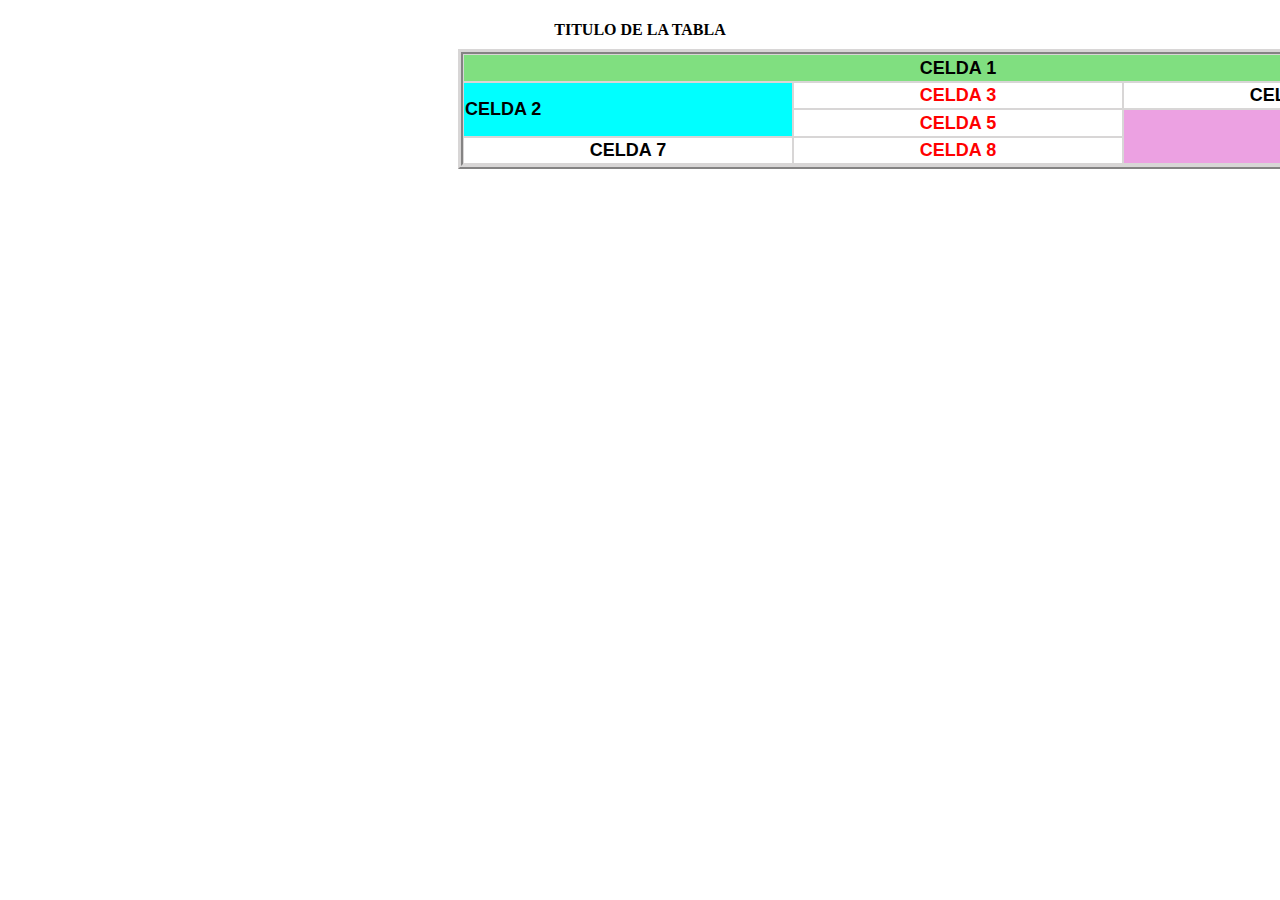
<file: Ejercicio13/index.html>
<!DOCTYPE html>
<html lang="en">
<head>
    <meta charset="UTF-8">
    <meta http-equiv="X-UA-Compatible" content="IE=edge">
    <meta name="viewport" content="width=device-width, initial-scale=1.0">
    <title>ejercicio13</title>
    <link rel="stylesheet" href="./css/ej13.css">
</head>
<body>
    <h4>TITULO DE LA TABLA</h4>
    <table>
        <tr>
            <th colspan="3" class="celda0">CELDA 1</th>
        </tr>
        <tr>
            <th rowspan="2" class="celda1">CELDA 2</th>
            <th class="celdacent">CELDA 3</th>
            <th>CELDA 4</th>
        </tr>
        <tr>
            <th class="celdacent">CELDA 5</th>
            <th rowspan="2" class="celda2">CELDA 6</th>
        </tr>
        <tr>
            <th>CELDA 7</th>
            <th class="celdacent">CELDA 8</th>
        </tr>
    </table>
</body>
</html>
</file>
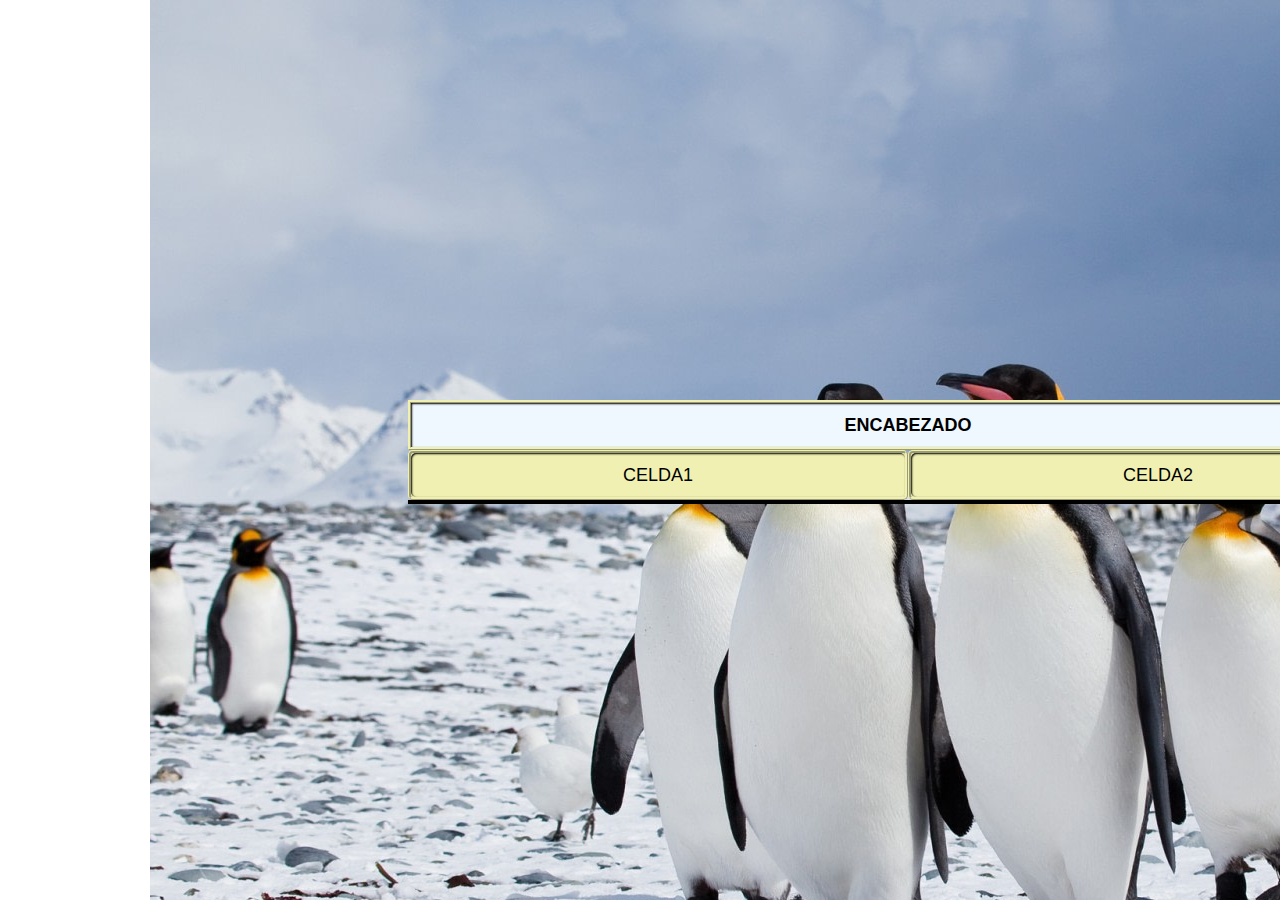
<file: Ejercicio14/index.html>
<!DOCTYPE html>
<html lang="en">
<head>
    <meta charset="UTF-8">
    <meta http-equiv="X-UA-Compatible" content="IE=edge">
    <meta name="viewport" content="width=device-width, initial-scale=1.0">
    <title>ejercicio14</title>
    <link rel="stylesheet" href="./css/ej14.css">
</head>
<body>
    <table>
        <tr>
            <th colspan="2">ENCABEZADO</th>
        </tr>
        <tr>
            <td>CELDA1</td>
            <td>CELDA2</td>
        </tr>
    </table>
</body>
</html>
</file>
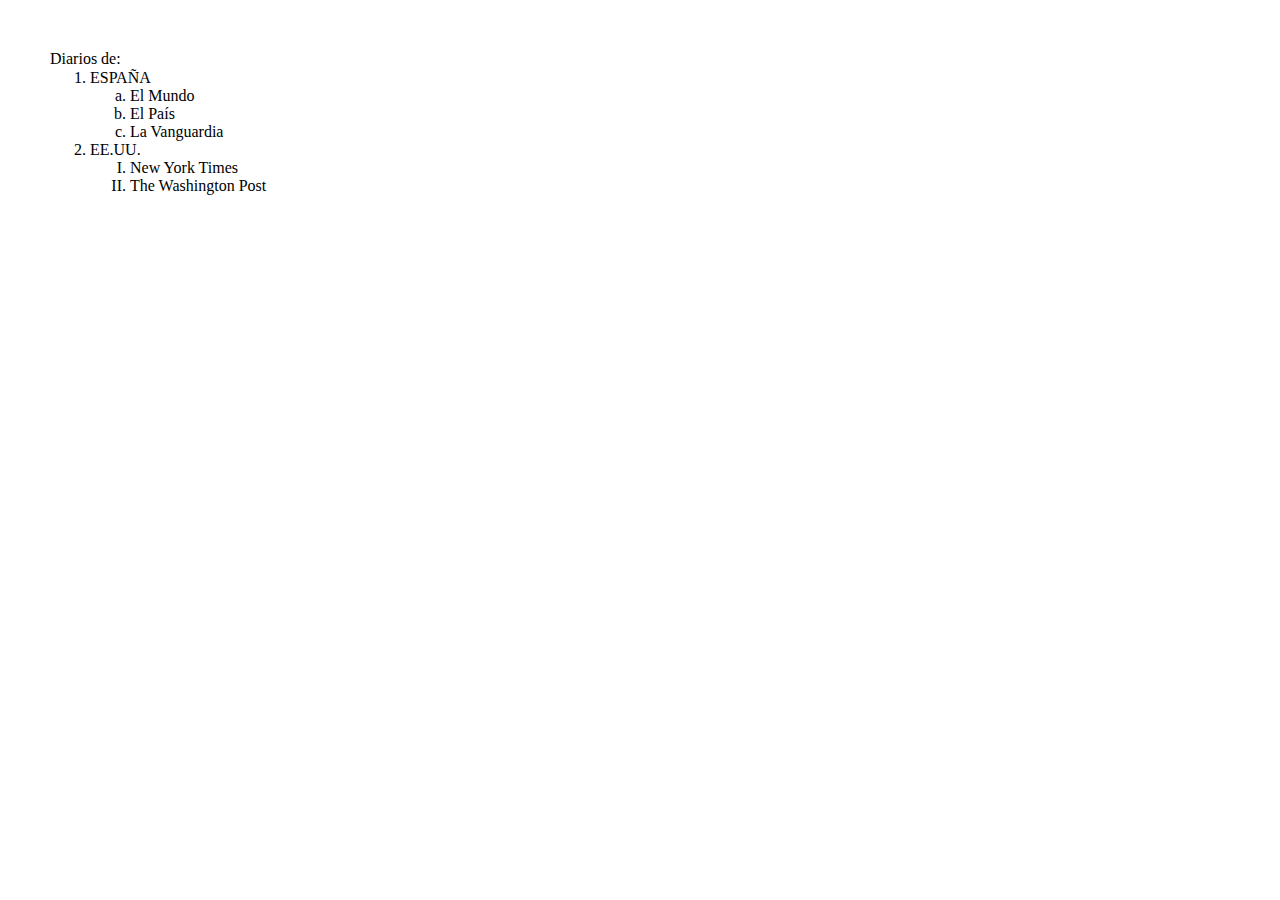
<file: Ejercicio15/index.html>
<!DOCTYPE html>
<html lang="en">
<head>
    <meta charset="UTF-8">
    <meta http-equiv="X-UA-Compatible" content="IE=edge">
    <meta name="viewport" content="width=device-width, initial-scale=1.0">
    <title>ejercicio15</title>
    <link rel="stylesheet" href="./css/ej15.css">
</head>
<body>
    <p>Diarios de:</p>
    <ol>
        <li>ESPAÑA</li>
        <ol type="a">
            <li>El Mundo</li>
            <li>El País</li>
            <li>La Vanguardia</li>
        </ol>
        <li>EE.UU.</li>
        <ol type="I">
            <li>New York Times</li>
            <li>The Washington Post</li>
        </ol>
    </ol>
</body>
</html>
</file>
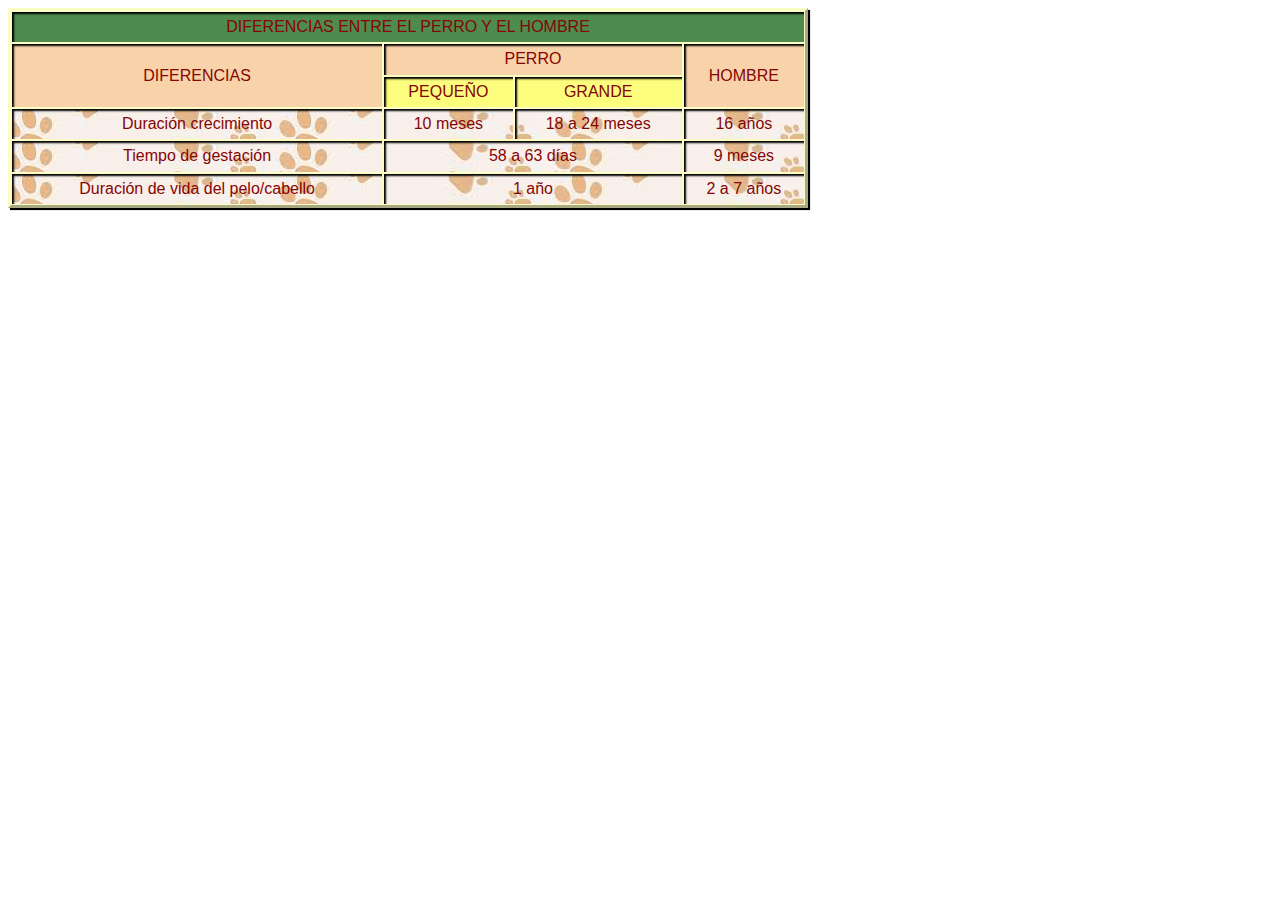
<file: Ejercicio16/index.html>
<!DOCTYPE html>
<html lang="en">
<head>
    <meta charset="UTF-8">
    <meta http-equiv="X-UA-Compatible" content="IE=edge">
    <meta name="viewport" content="width=device-width, initial-scale=1.0">
    <title>ejercicio16</title>
    <link rel="stylesheet" href="./css/ej16.css">
</head>
<body>
    <table>
        <tr>
            <td colspan="4" class="cabecera">DIFERENCIAS ENTRE EL PERRO Y EL HOMBRE</td>
        </tr>
        <tr>
            <td rowspan="2" class="titulo">DIFERENCIAS</td>
            <td colspan="2" class="titulo">PERRO</td> 
            <td rowspan="2" class="titulo">HOMBRE</td>
        </tr>
        <tr>
            <td class="tipo">PEQUEÑO</td>
            <td class="tipo">GRANDE</td>
        </tr>
        <tr class="datos">
            <td>Duración crecimiento</td>
            <td>10 meses</td>
            <td>18 a 24 meses</td>
            <td>16 años</td>
        </tr>
        <tr class="datos">
            <td>Tiempo de gestación</td>
            <td colspan="2">58 a 63 días</td>
            <td>9 meses</td>
        </tr>
        <tr class="datos">
            <td>Duración de vida del pelo/cabello</td>
            <td colspan="2">1 año</td>
            <td>2 a 7 años</td>
        </tr>
    </table>
</body>
</html>
</file>
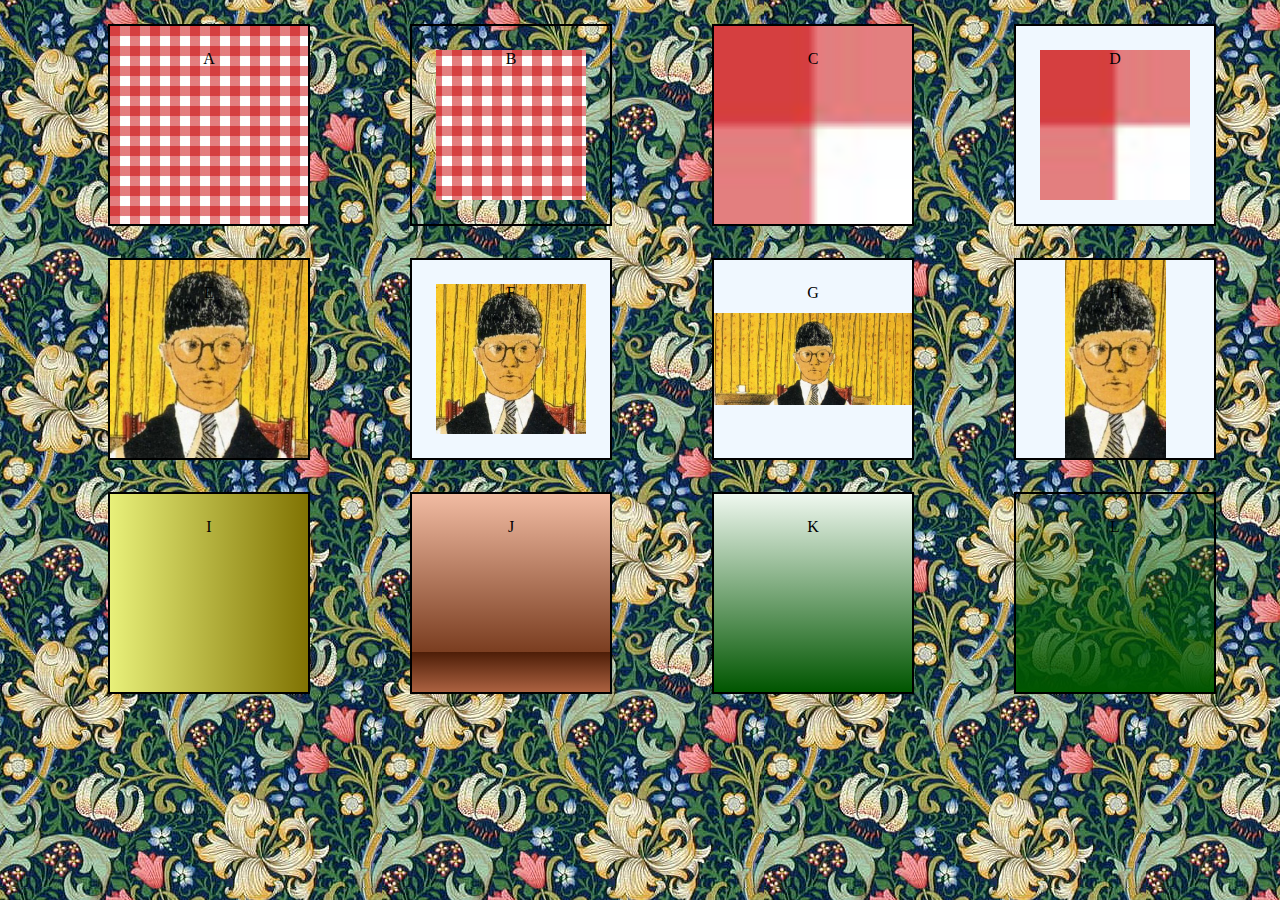
<file: Ejercicio17/index.html>
<!DOCTYPE html>
<html lang="en">
<head>
    <meta charset="UTF-8">
    <meta http-equiv="X-UA-Compatible" content="IE=edge">
    <meta name="viewport" content="width=device-width, initial-scale=1.0">
    <title>ejercicio17</title>
    <link rel="stylesheet" href="./css/ej17.css">
</head>
<body>
    <p class="mantel1">A</p>
    <p class="mantel2">B</p>
    <p class="mantel3">C</p>
    <p class="mantel4">D</p>
    <p class="foto1">E</p>
    <p class="foto2">F</p>
    <p class="foto3">G</p>
    <p class="foto4">H</p>
    <p class="color1">I</p>
    <p class="color2">J</p>
    <p class="color3">K</p>
    <p class="color4">L</p>
</body>
</html>
</file>
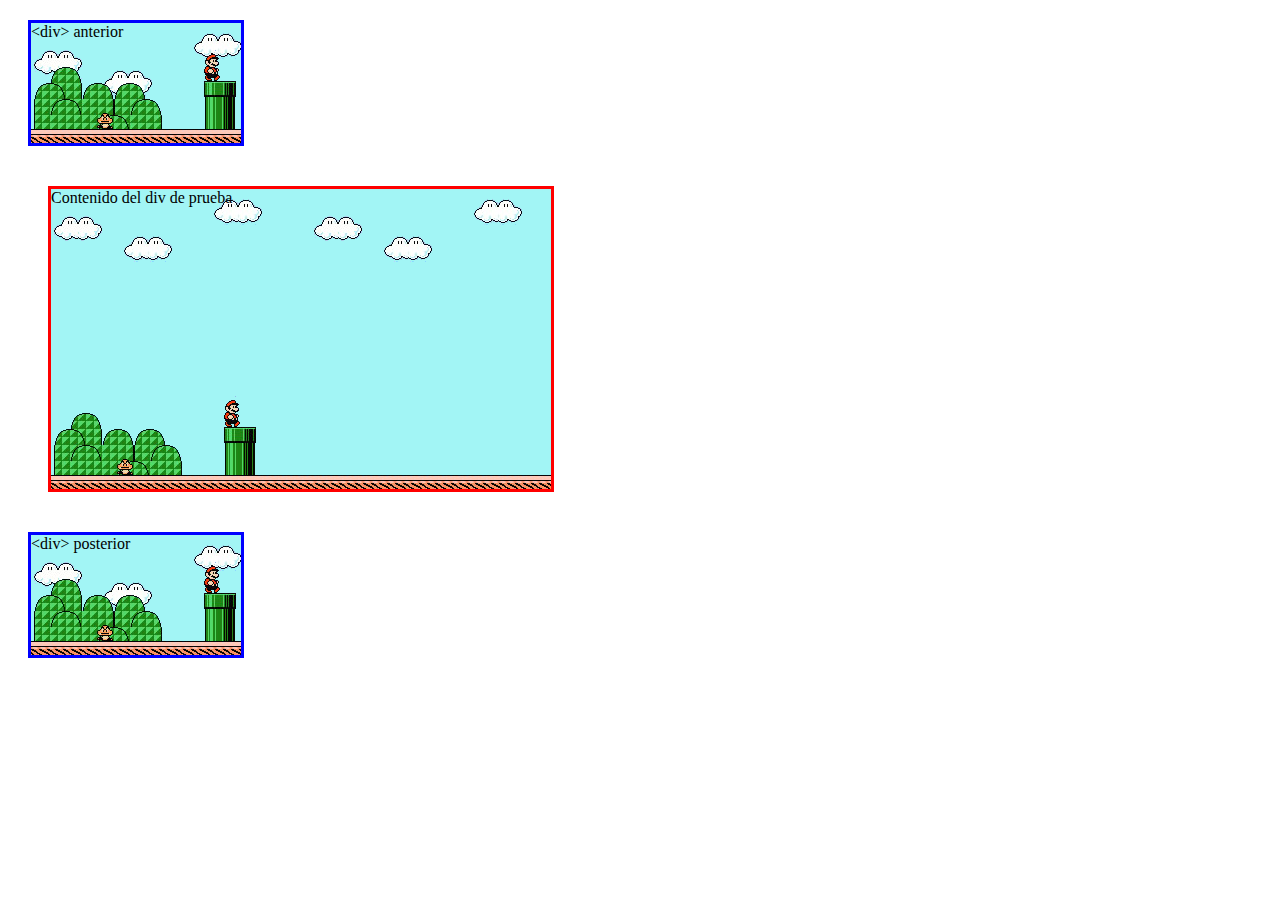
<file: Ejercicio18/index.html>
<!DOCTYPE html>
<html lang="en">
<head>
    <meta charset="UTF-8">
    <meta name="viewport" content="width=device-width, initial-scale=1.0">
    <title>ejercicio18</title>
    <link rel="stylesheet" href="./css/ej18.css">
</head>
<body>
    <div class="anterior">&lt;div&gt; anterior</div>
    <div class="muestra">Contenido del div de prueba</div>
    <div class="posterior">&lt;div&gt; posterior</div>
</body>
</html>
</file>
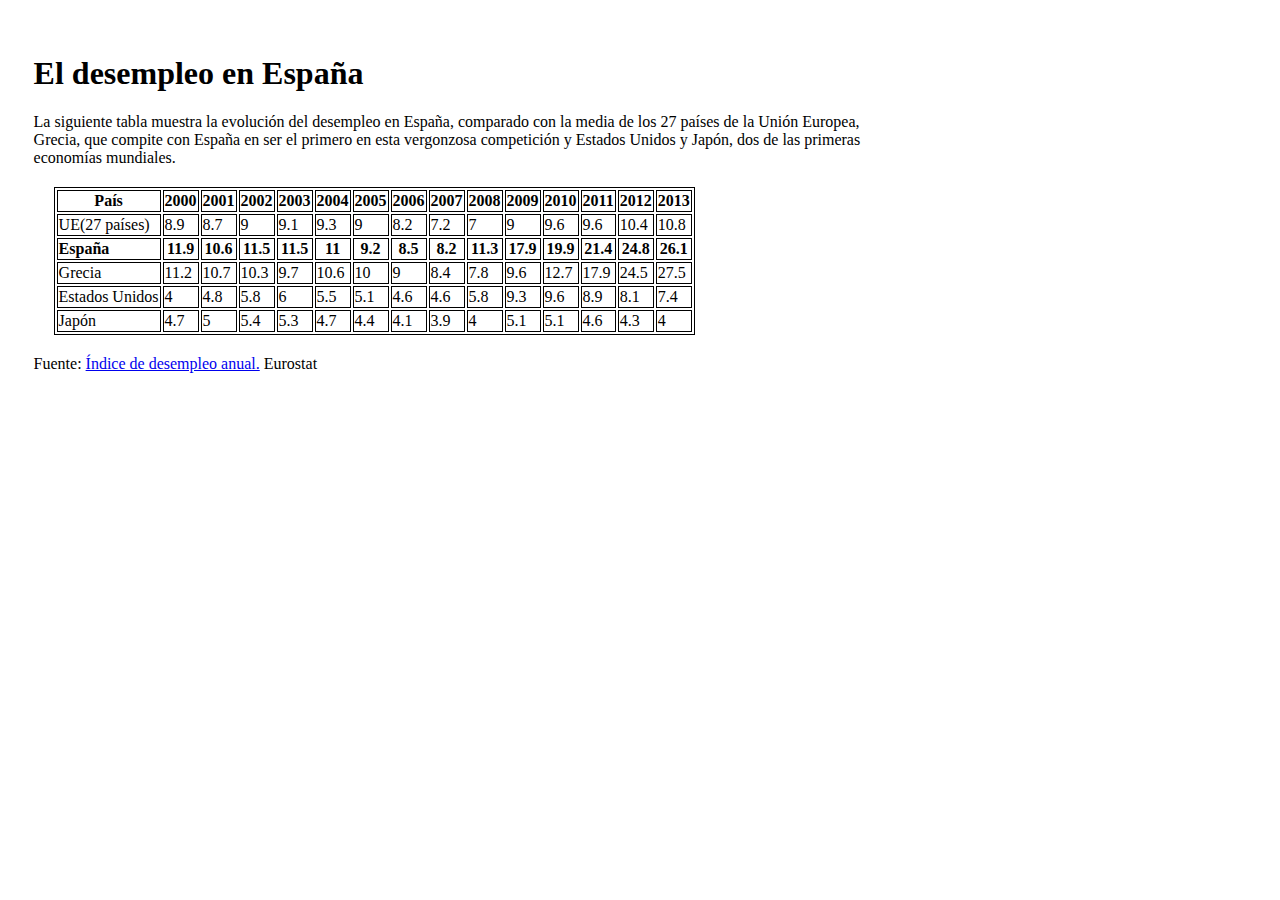
<file: Ejercicio19/index.html>
<!DOCTYPE html>
<html lang="en">
<head>
    <meta charset="UTF-8">
    <meta name="viewport" content="width=device-width, initial-scale=1.0">
    <title>ejercicio19</title>
    <link rel="stylesheet" href="./css/ej19.css">
</head>
<body>
    <div id="container">
        <h1>El desempleo en España</h1>
        <p>La siguiente tabla muestra la evolución del desempleo en España, comparado con la media de los 27 países de la Unión Europea, Grecia, que compite con España en ser el primero
            en esta vergonzosa competición y Estados Unidos y Japón, dos de las primeras economías mundiales.
        </p>
        <table>
            <tr>
                <th >País</th>
                <th>2000</th>
                <th>2001</th>
                <th>2002</th>
                <th>2003</th>
                <th>2004</th>
                <th>2005</th>
                <th>2006</th>
                <th>2007</th>
                <th>2008</th>
                <th>2009</th>
                <th>2010</th>
                <th>2011</th>
                <th>2012</th>
                <th>2013</th>
            </tr>
            <tr>
                <td class="pais">UE(27 países)</td>
                <td>8.9</td>
                <td>8.7</td>
                <td>9</td>
                <td>9.1</td>
                <td>9.3</td>
                <td>9</td>
                <td>8.2</td>
                <td>7.2</td>
                <td>7</td>
                <td>9</td>
                <td>9.6</td>
                <td>9.6</td>
                <td>10.4</td>
                <td>10.8</td>
            </tr>
            <tr>
                <th class="pais">España</th>
                <th>11.9</th>
                <th>10.6</th>
                <th>11.5</th>
                <th>11.5</th>
                <th>11</th>
                <th>9.2</th>
                <th>8.5</th>
                <th>8.2</th>
                <th>11.3</th>
                <th>17.9</th>
                <th>19.9</th>
                <th>21.4</th>
                <th>24.8</th>
                <th>26.1</th>
            </tr>
            <tr>
                <td class="pais">Grecia</td>
                <td>11.2</td>
                <td>10.7</td>
                <td>10.3</td>
                <td>9.7</td>
                <td>10.6</td>
                <td>10</td>
                <td>9</td>
                <td>8.4</td>
                <td>7.8</td>
                <td>9.6</td>
                <td>12.7</td>
                <td>17.9</td>
                <td>24.5</td>
                <td>27.5</td>
            </tr>
            <tr>
                <td class="pais">Estados Unidos</td>
                <td>4</td>
                <td>4.8</td>
                <td>5.8</td>
                <td>6</td>
                <td>5.5</td>
                <td>5.1</td>
                <td>4.6</td>
                <td>4.6</td>
                <td>5.8</td>
                <td>9.3</td>
                <td>9.6</td>
                <td>8.9</td>
                <td>8.1</td>
                <td>7.4</td>
            </tr>
            <tr>
                <td class="pais">Japón</td>
                <td>4.7</td>
                <td>5</td>
                <td>5.4</td>
                <td>5.3</td>
                <td>4.7</td>
                <td>4.4</td>
                <td>4.1</td>
                <td>3.9</td>
                <td>4</td>
                <td>5.1</td>
                <td>5.1</td>
                <td>4.6</td>
                <td>4.3</td>
                <td>4</td>
            </tr>
        </table>
        <div>Fuente: <a href="https://electomania.es/eurostat-desempleo-en-europa-hasta-enero-de-2018/">Índice de desempleo anual.</a> Eurostat</div>
    </div>
</body>
</html>
</file>
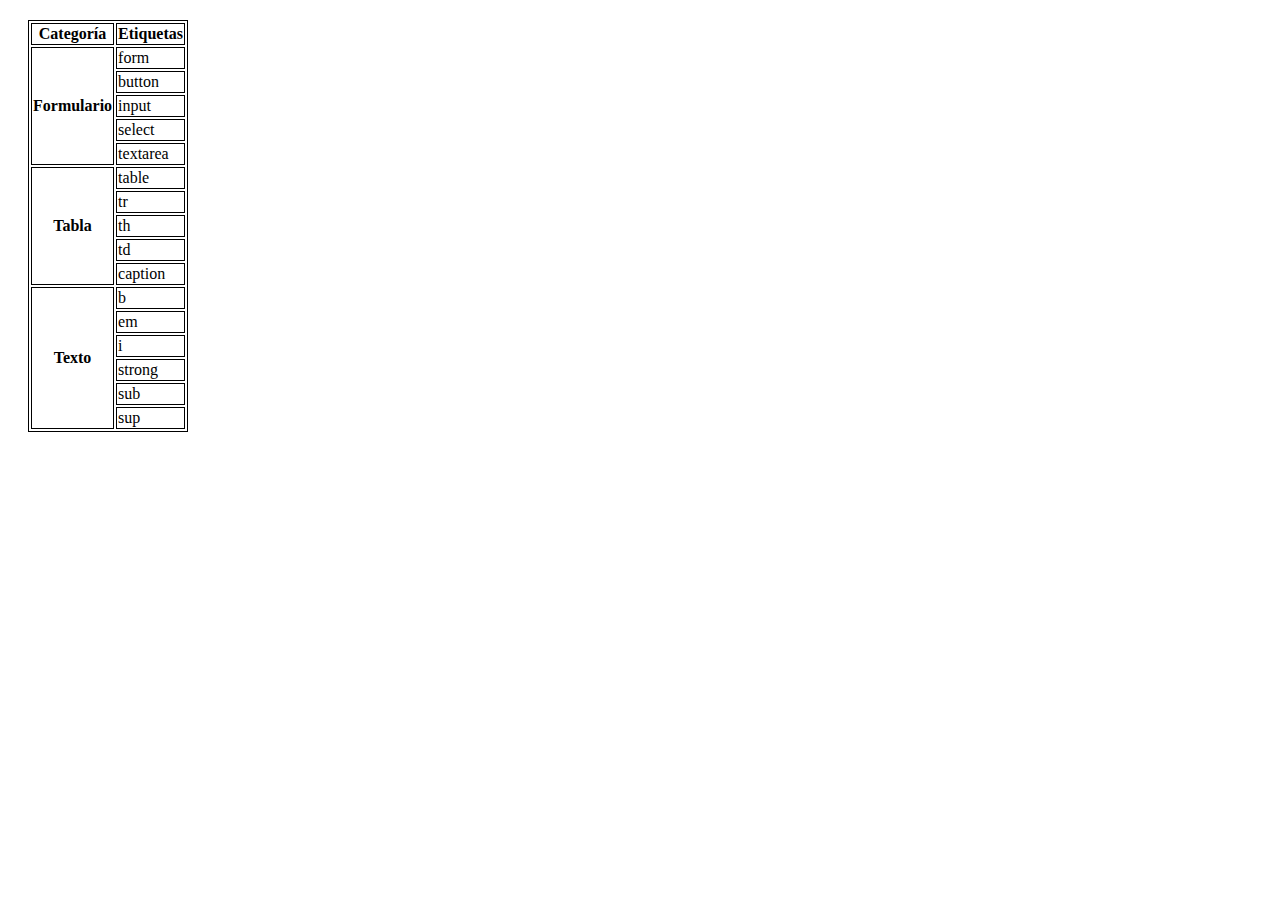
<file: Ejercicio20/index.html>
<!DOCTYPE html>
<html lang="en">
<head>
    <meta charset="UTF-8">
    <meta name="viewport" content="width=device-width, initial-scale=1.0">
    <title>ejercicio20</title>
    <link rel="stylesheet" href="./css/ej20.css">
</head>
<body>
    <table>
        <tr>
            <th>Categoría</th>
            <th>Etiquetas</th>
        </tr>
        <tr>
            <th rowspan="5">Formulario</th>
            <td>form</td>
        </tr>
        <tr>
            <td>button</td>
        </tr>
        <tr>
            <td>input</td>
        </tr>
        <tr>
            <td>select</td>
        </tr>
        <tr>
            <td>textarea</td>
        </tr>
        <tr>
            <th rowspan="5">Tabla</th>
            <td>table</td>
        </tr>
        <tr>
            <td>tr</td>
        </tr>
        <tr>
            <td>th</td>
        </tr>
        <tr>
            <td>td</td>
        </tr>
        <tr>
            <td>caption</td>
        </tr>
        <tr>
            <th rowspan="6">Texto</th>
            <td>b</td>
        </tr>
        <tr>
            <td>em</td>
        </tr>
        <tr>
            <td>i</td>
        </tr>
        <tr>
            <td>strong</td>
        </tr>
        <tr>
            <td>sub</td>
        </tr>
        <tr>
            <td>sup</td>
        </tr>
    </table>
</body>
</html>
</file>
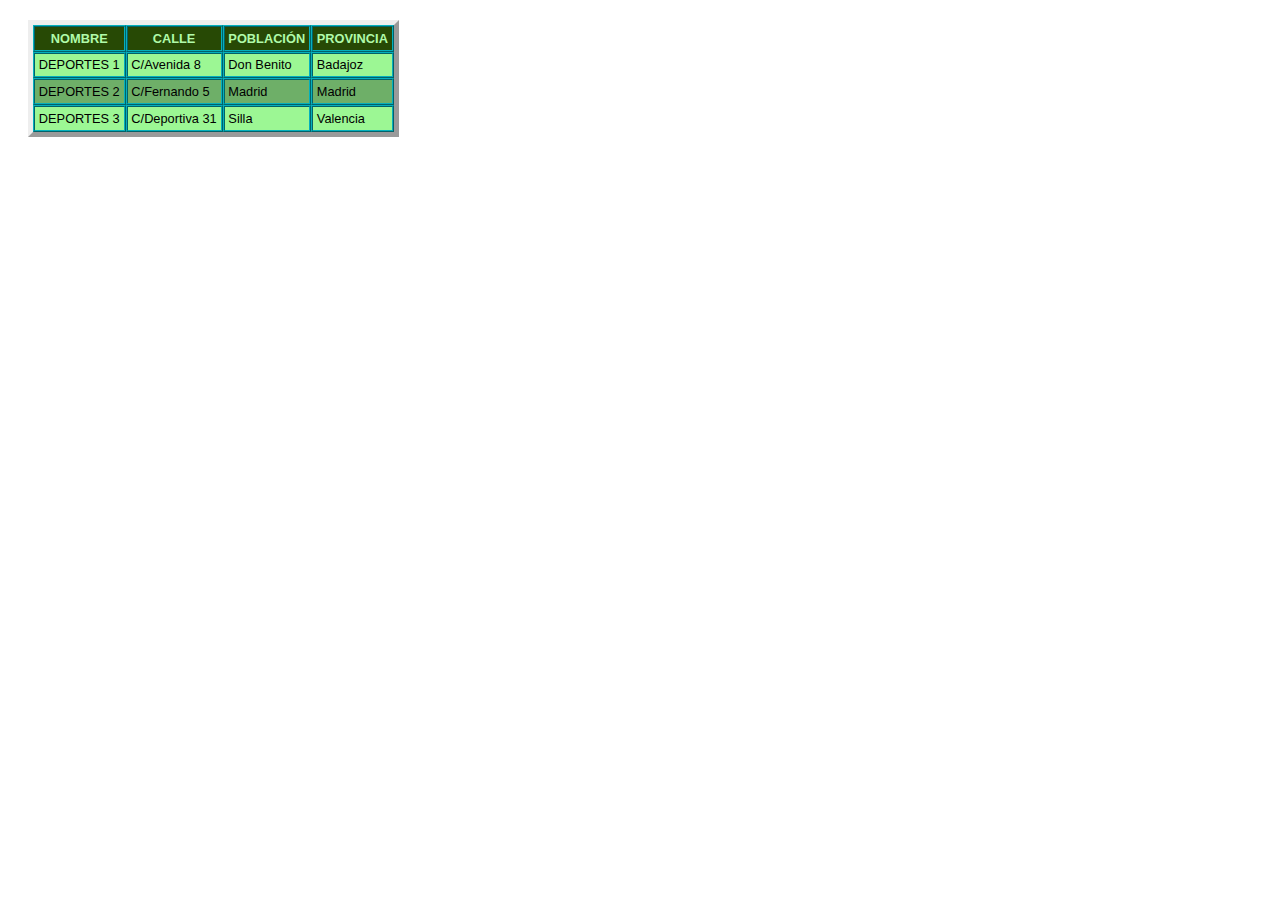
<file: Ejercicio11/deportes/donde.html>
<!DOCTYPE html>
<html lang="en">
<head>
    <meta charset="UTF-8">
    <meta http-equiv="X-UA-Compatible" content="IE=edge">
    <meta name="viewport" content="width=device-width, initial-scale=1.0">
    <title>ejercicio11-p1</title>
    <link rel="stylesheet" href="./css/ej11.css">
</head>
<body>
    <table>
        <tr>
            <th>NOMBRE</th>
            <th>CALLE</th>
            <th>POBLACIÓN</th>
            <th>PROVINCIA</th>
        </tr>
        <tr class="fila1">
            <td>DEPORTES 1</td>
            <td>C/Avenida 8</td>
            <td>Don Benito</td>
            <td>Badajoz</td>
        </tr>
        <tr class="fila2">
            <td>DEPORTES 2</td>
            <td>C/Fernando 5</td>
            <td>Madrid</td>
            <td>Madrid</td>
        </tr>
        <tr class="fila1">
            <td >DEPORTES 3</td>
            <td>C/Deportiva 31</td>
            <td>Silla</td>
            <td>Valencia</td>
        </tr>
    </table>
</body>
</html>
</file>
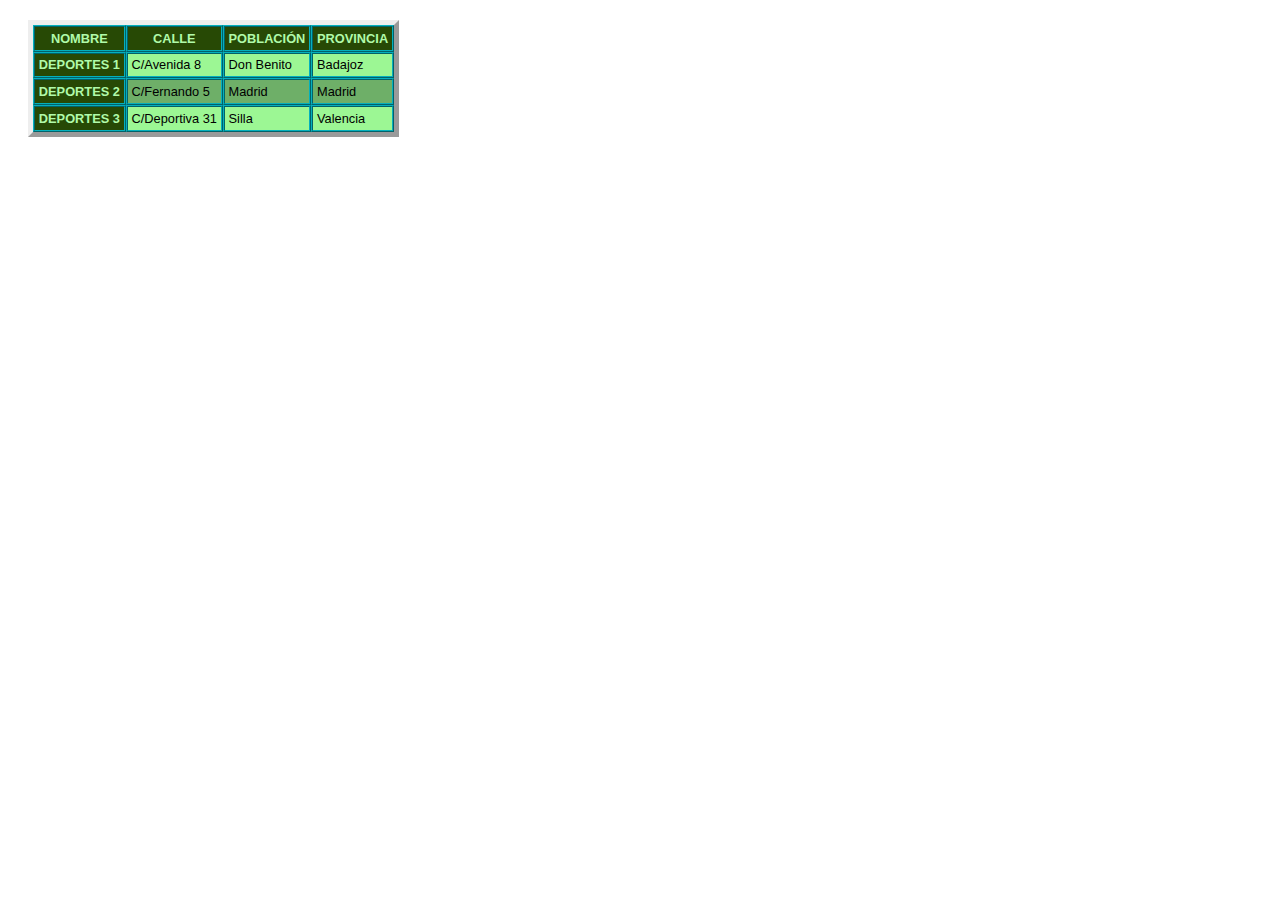
<file: Ejercicio11/deportes/donde2.html>
<!DOCTYPE html>
<html lang="en">
<head>
    <meta charset="UTF-8">
    <meta http-equiv="X-UA-Compatible" content="IE=edge">
    <meta name="viewport" content="width=device-width, initial-scale=1.0">
    <title>ejercicio11-p2</title>
    <link rel="stylesheet" href="./css/ej11.css">
</head>
<body>
    <table>
        <tr>
            <th>NOMBRE</th>
            <th>CALLE</th>
            <th>POBLACIÓN</th>
            <th>PROVINCIA</th>
        </tr>
        <tr class="fila1">
            <th>DEPORTES 1</th>
            <td>C/Avenida 8</td>
            <td>Don Benito</td>
            <td>Badajoz</td>
        </tr>
        <tr class="fila2">
            <th>DEPORTES 2</th>
            <td>C/Fernando 5</td>
            <td>Madrid</td>
            <td>Madrid</td>
        </tr>
        <tr class="fila1">
            <th >DEPORTES 3</th>
            <td>C/Deportiva 31</td>
            <td>Silla</td>
            <td>Valencia</td>
        </tr>
    </table>
</body>
</html>
</file>
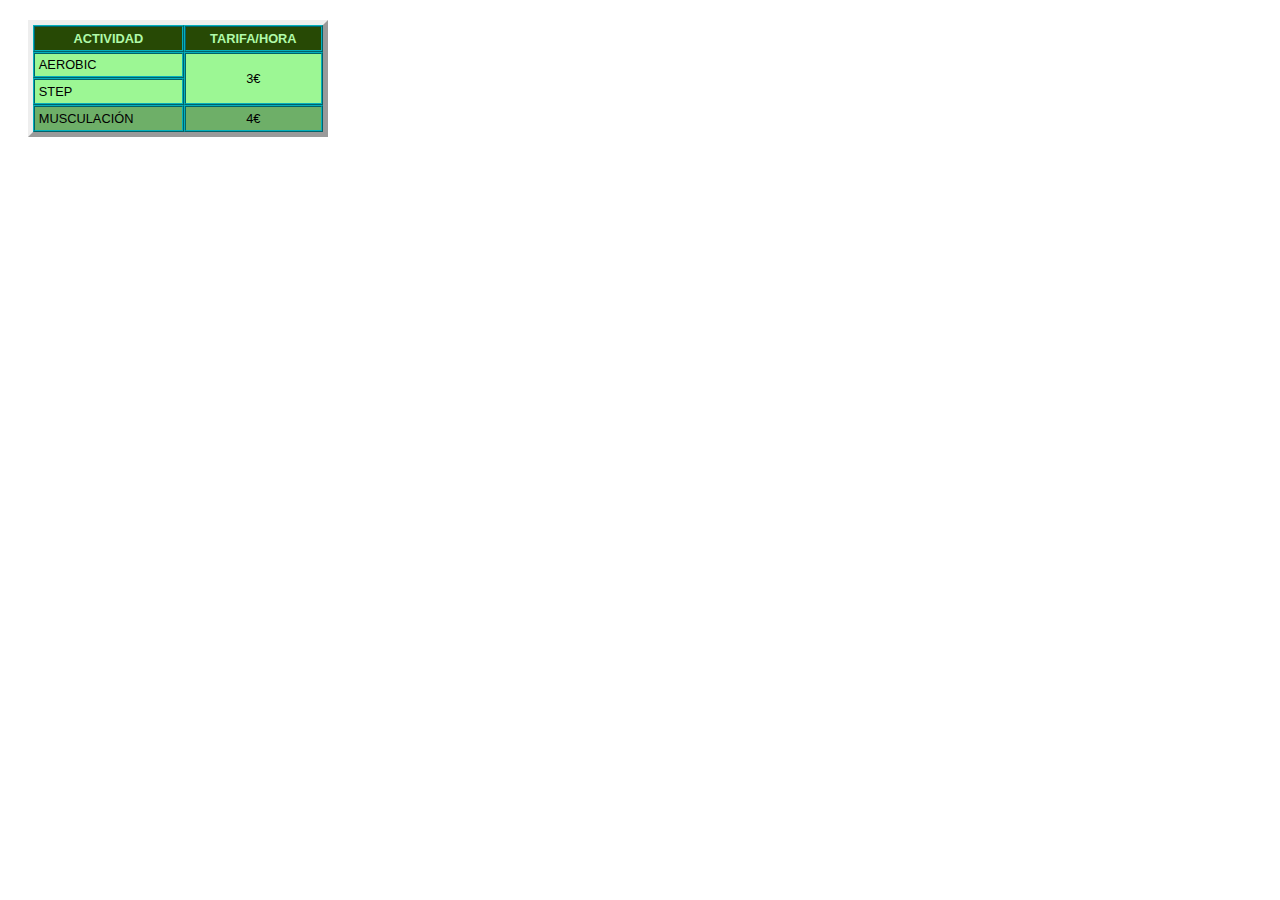
<file: Ejercicio12/deportes/instalacioines.html>
<!DOCTYPE html>
<html lang="en">
<head>
    <meta charset="UTF-8">
    <meta http-equiv="X-UA-Compatible" content="IE=edge">
    <meta name="viewport" content="width=device-width, initial-scale=1.0">
    <title>Document</title>
    <link rel="stylesheet" href="./css/ej12.css">
</head>
<body>
    <table>
        <tr>
            <th>ACTIVIDAD</th>
            <th>TARIFA/HORA</th>
        </tr>
        <tr class="fila1">
            <td>AEROBIC</td>
            <td rowspan="2" class="precio">3€</td>
        </tr>
        <tr class="fila1">
            <td>STEP</td>
        </tr>
        <tr class="fila2">
            <td>MUSCULACIÓN</td>
            <td class="precio">4€</td>
        </tr>
    </table>
</body>
</html>
</file>
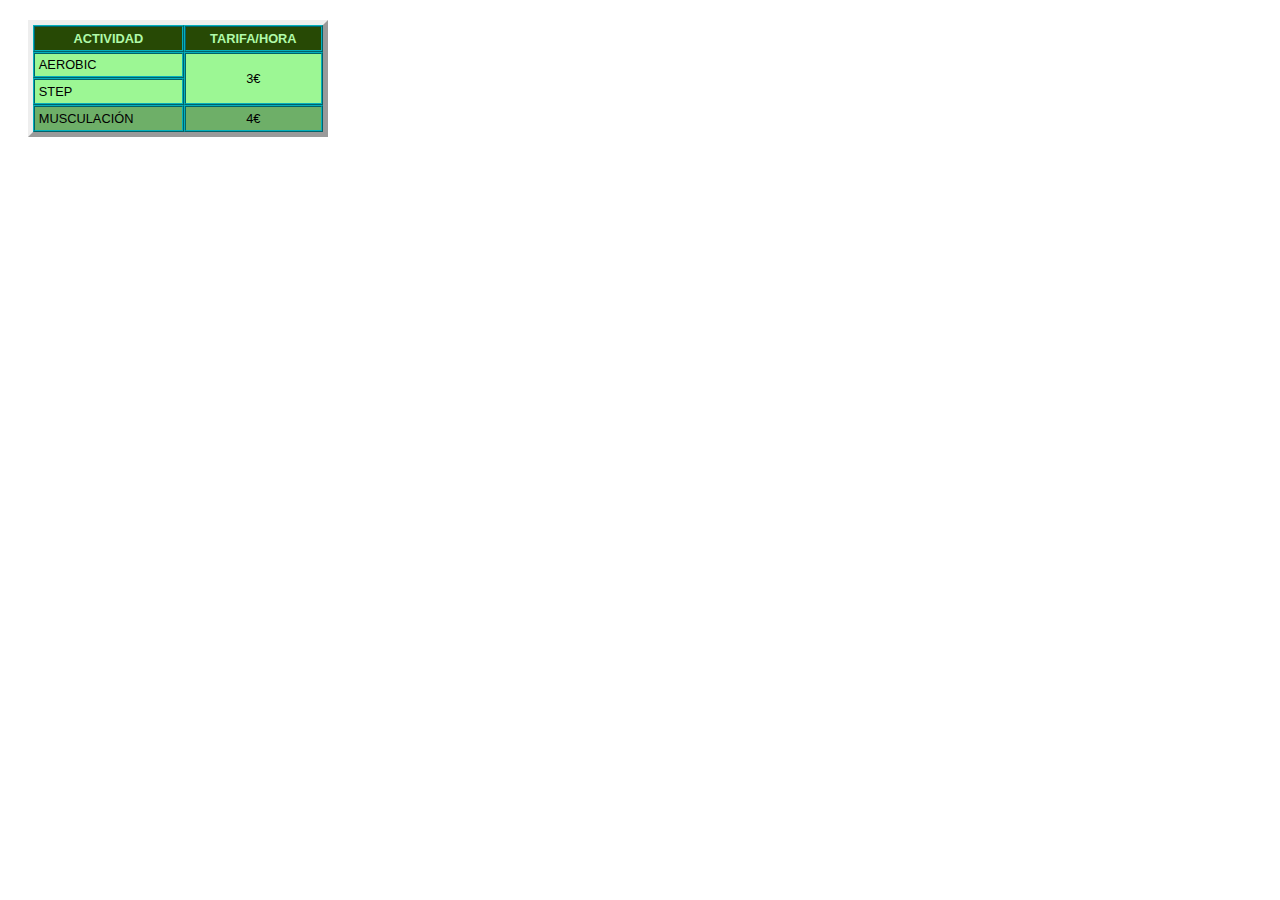
<file: Ejercicio12/deportes/instalaciones.html>
<!DOCTYPE html>
<html lang="en">
<head>
    <meta charset="UTF-8">
    <meta http-equiv="X-UA-Compatible" content="IE=edge">
    <meta name="viewport" content="width=device-width, initial-scale=1.0">
    <title>ejercicio12</title>
    <link rel="stylesheet" href="./css/ej12.css">
</head>
<body>
    <table>
        <tr>
            <th>ACTIVIDAD</th>
            <th>TARIFA/HORA</th>
        </tr>
        <tr class="fila1">
            <td>AEROBIC</td>
            <td rowspan="2" class="precio">3€</td>
        </tr>
        <tr class="fila1">
            <td>STEP</td>
        </tr>
        <tr class="fila2">
            <td>MUSCULACIÓN</td>
            <td class="precio">4€</td>
        </tr>
    </table>
</body>
</html>
</file>
<file: Ejercicio13/css/ej13.css>
h4{
    margin-bottom: -20px;
    text-align: center;
}

table{
    padding: 0px;
    margin-top: 30px;
    margin-left: 450px;   
    width: 1000px;
    height: 120px;
    border-spacing: 0px;
    border: 5px ridge rgb(216, 214, 214);
    font-family: Arial, Helvetica, sans-serif; 
    font-size: large; 
}

th{
    border: 1.5px ridge rgb(216, 214, 214);
}

.celdacent{
    color: red;
}

.celda0{
    background-color: rgb(128, 223, 128);
}

.celda1{
    text-align: left;
    background-color: aqua;
}

.celda2{
    text-align: right;
    background-color: rgb(236, 161, 226);
}
</file>
<file: Ejercicio14/css/ej14.css>
body{
    background-image: url(../img/pinguinos.jpg);
    background-repeat: no-repeat;
    background-position: 150px top;
}

table{  
    width: 1000px;
    height: 100px;
    padding: 0px;
    margin: 400px;
    border-spacing: 0px;
    font-family: Arial, Helvetica, sans-serif; 
    font-size: large;  
    box-shadow: 2px 2px 0px 2px black;
}

th, td{
    border: 3px ridge rgb(240, 240, 178); 
    box-shadow: inset 1px 1px 2px  black;
}

th{
    background-color: aliceblue;
}

td{
    background-color: rgb(240, 240, 178);
    text-align: center;   
    border-radius: 5px;
}
</file>
<file: Ejercicio15/css/ej15.css>
body{
    padding: 0px;
    margin: 50px;
}

p{
    margin-bottom: -15px;
}
</file>
<file: Ejercicio16/css/ej16.css>
table{ 
    width: 800px;
    height: 200px;
    padding: 0px;
    margin: 0px;
    border-spacing: 0px;
    font-family: sans-serif;  
    font-size: medium; 
    border: 3px outset rgb(252, 252, 197);
    box-shadow: 2px 2px 0px 0.1px black;
}

td{ 
    text-align: center;
    border: 1px double rgb(252, 252, 197);
    color: rgb(133, 5, 5);
    box-shadow: inset 2px 2px 2px 0px black;
}

.cabecera{
    background-color: rgb(78, 139, 78);   
}

.titulo{
    background-color: rgb(248, 211, 169);
}

.tipo{
    background-color: rgb(252, 252, 125);
}

.datos{
    background-image: url(../img/huellas.jpg);
}
</file>
<file: Ejercicio17/css/ej17.css>
body{
    background-image: url(../img/ac.jpg);
}

p{
    width: 150px;
    height: 150px;
    margin-left: 100px;
    padding: 1.5em;
    text-align: center;
    float: left;
    border: 2px solid black;
    background-color: aliceblue;
}

.mantel1{
    background-image: url(../img/back_mantel.jpg);
}

.mantel2{
    background-image: url(../img/back_mantel.jpg);
    background-clip: content-box;
}

.mantel3{
    background-image: url(../img/back_mantel.jpg);
    background-size: 100% 100%;
}

.mantel4{
    background-image: url(../img/back_mantel.jpg);
    background-repeat: no-repeat;
    background-size: 100% 100%;
    background-origin: content-box;
}

.foto1{
    background-image: url(../img/dh.jpg);
    background-repeat: no-repeat;
    background-size: cover;
}

.foto2{
    background-image: url(../img/dh.jpg);
    background-repeat: no-repeat;
    background-size: cover;
    background-origin: content-box;
}

.foto3{
    background-image: url(../img/dh_2.jpg);
    background-repeat: no-repeat;
    background-size: contain;
    background-position: center;
}

.foto4{
    background-image: url(../img/dh_3.jpg);
    background-repeat: no-repeat;
    background-size: contain;
    background-position: center;
}

.color1{
    background: linear-gradient(to right, rgb(232, 240, 122) 0%, rgb(128, 115, 3) 100%);
}

.color2{
    background: linear-gradient(to bottom, rgb(241, 187, 162) 0%, rgb(122, 61, 32) 80%, rgb(78, 30, 8) 55%, rgb(172, 98, 65) 100%);
}

.color3{
    background: linear-gradient(to bottom, rgb(239, 248, 239) 0%, rgb(0, 85, 0) 100%);
}

.color4{
    background: linear-gradient(to bottom, transparent 0%, rgb(0, 85, 0) 100%);
}
</file>
<file: Ejercicio18/css/ej18.css>
div{
    margin: 20px;
    width: 210px;
    height: 120px;
    border: 3px solid blue;
    background: url(../img/f01.png) left bottom repeat-x, 
    url(../img/f02.png) left bottom no-repeat,
    url(../img/f03.png) left top repeat-x;
    background-color: rgb(162, 245, 245);
}

.muestra{
    margin: 40px;
    width: 500px;
    height: 300px;
    border-color: red;
}
</file>
<file: Ejercicio19/css/ej19.css>
#container{
    width: 850px;
    padding: 2vw;
}

table{
    padding: 0px;
    margin: 20px;
    border: 1px black;
    border-style: double;
}

th, td{
    border: 1px black;
    border-style: double;
}

.pais{
    width: 100px;
    text-align: left;
}
</file>
<file: Ejercicio20/css/ej20.css>
table{
    padding: 0px;
    margin: 20px;
    border: 1px black double;
}

th, td{
    border: 1px black double;
}
</file>
<file: Ejercicio11/deportes/css/ej11.css>
table{
    padding: 0px;
    margin: 20px;
    border-spacing: 0px;
    border: 5px outset;
    font-family: Arial, Helvetica, sans-serif;
    font-size: 0.8em;
}


th, td{
    padding: 0.3em;
    border: 2px ridge rgb(4, 176, 189);
}

th{
    background-color: rgb(39, 73, 5);
    color: rgb(176, 250, 169);
}

.fila1 {
    background-color: rgb(156, 247, 148);
}

.fila2 {
    background-color: rgb(110, 175, 104);
}
</file>
<file: Ejercicio12/deportes/css/ej12.css>
table{
    width: 300px;
    padding: 0px;
    margin: 20px;
    border-spacing: 0px;
    border: 5px outset;
    font-family: Arial, Helvetica, sans-serif;
    font-size: 0.8em; 
}

th, td{
    padding: 0.3em;
    border: 2px ridge rgb(4, 176, 189);
}

th{
    background-color: rgb(39, 73, 5);
    color: rgb(176, 250, 169);
}

.fila1 {
    background-color: rgb(156, 247, 148);
}

.fila2 {
    background-color: rgb(110, 175, 104);
}

.precio{
    text-align: center;
}
</file>
